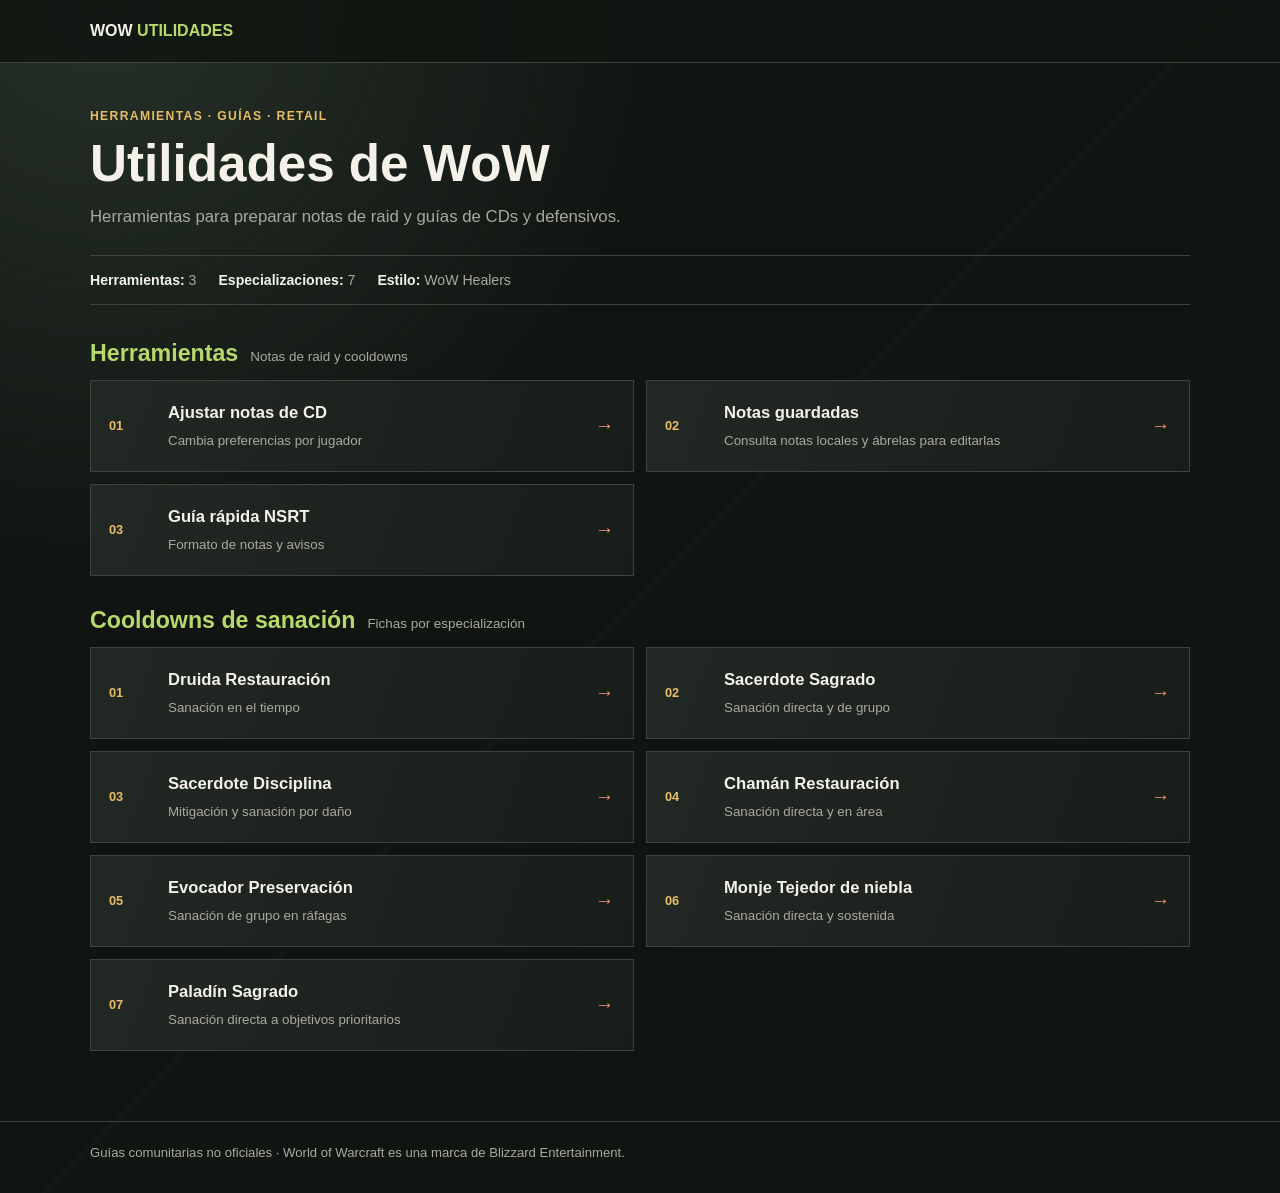
<file: index.html>
<!doctype html>
<html lang="es">
<head>
  <meta charset="utf-8">
  <meta name="viewport" content="width=device-width, initial-scale=1">
  <meta name="description" content="Índice de utilidades y guías para World of Warcraft.">
  <title>Utilidades de WoW</title>
  <link rel="stylesheet" href="Wow_healers/styles.css">
</head>
<body>
  <header class="topbar">
    <div class="wrap topbar-inner">
      <a class="brand" href="index.html">WOW <span>UTILIDADES</span></a>
    </div>
  </header>
  <main class="wrap">
    <p class="eyebrow">Herramientas · Guías · Retail</p>
    <h1>Utilidades de WoW</h1>
    <p class="intro">Herramientas para preparar notas de raid y guías de CDs y defensivos.</p>
    <div class="statusline">
      <span><strong>Herramientas:</strong> 3</span>
      <span><strong>Especializaciones:</strong> 7</span>
      <span><strong>Estilo:</strong> WoW Healers</span>
    </div>

    <section class="content-section">
      <div class="section-heading"><h2>Herramientas</h2><span>Notas de raid y cooldowns</span></div>
      <nav class="spec-grid" aria-label="Herramientas de World of Warcraft">
        <a class="spec-card" href="herramientas/CONVERSOR_NOTAS_HEALING.html"><span class="spec-number">01</span><span><strong>Ajustar notas de CD</strong><small>Cambia preferencias por jugador</small></span><span class="arrow" aria-hidden="true">→</span></a>
        <a class="spec-card" href="herramientas/NOTAS_GUARDADAS.html"><span class="spec-number">02</span><span><strong>Notas guardadas</strong><small>Consulta notas locales y ábrelas para editarlas</small></span><span class="arrow" aria-hidden="true">→</span></a>
        <a class="spec-card" href="documentacion/GUIA_NOTAS_CD_NSRT.html"><span class="spec-number">03</span><span><strong>Guía rápida NSRT</strong><small>Formato de notas y avisos</small></span><span class="arrow" aria-hidden="true">→</span></a>
      </nav>
    </section>

    <section class="content-section">
      <div class="section-heading"><h2>Cooldowns de sanación</h2><span>Fichas por especialización</span></div>
      <nav class="spec-grid" aria-label="Guías de especializaciones healer">
        <a class="spec-card" href="Wow_healers/restoration-druid.html"><span class="spec-number">01</span><span><strong>Druida Restauración</strong><small>Sanación en el tiempo</small></span><span class="arrow" aria-hidden="true">→</span></a>
        <a class="spec-card" href="Wow_healers/holy-priest.html"><span class="spec-number">02</span><span><strong>Sacerdote Sagrado</strong><small>Sanación directa y de grupo</small></span><span class="arrow" aria-hidden="true">→</span></a>
        <a class="spec-card" href="Wow_healers/discipline-priest.html"><span class="spec-number">03</span><span><strong>Sacerdote Disciplina</strong><small>Mitigación y sanación por daño</small></span><span class="arrow" aria-hidden="true">→</span></a>
        <a class="spec-card" href="Wow_healers/restoration-shaman.html"><span class="spec-number">04</span><span><strong>Chamán Restauración</strong><small>Sanación directa y en área</small></span><span class="arrow" aria-hidden="true">→</span></a>
        <a class="spec-card" href="Wow_healers/preservation-evoker.html"><span class="spec-number">05</span><span><strong>Evocador Preservación</strong><small>Sanación de grupo en ráfagas</small></span><span class="arrow" aria-hidden="true">→</span></a>
        <a class="spec-card" href="Wow_healers/mistweaver-monk.html"><span class="spec-number">06</span><span><strong>Monje Tejedor de niebla</strong><small>Sanación directa y sostenida</small></span><span class="arrow" aria-hidden="true">→</span></a>
        <a class="spec-card" href="Wow_healers/holy-paladin.html"><span class="spec-number">07</span><span><strong>Paladín Sagrado</strong><small>Sanación directa a objetivos prioritarios</small></span><span class="arrow" aria-hidden="true">→</span></a>
      </nav>
    </section>
  </main>
  <footer><div class="wrap">Guías comunitarias no oficiales · World of Warcraft es una marca de Blizzard Entertainment.</div></footer>
</body>
</html>
</file>
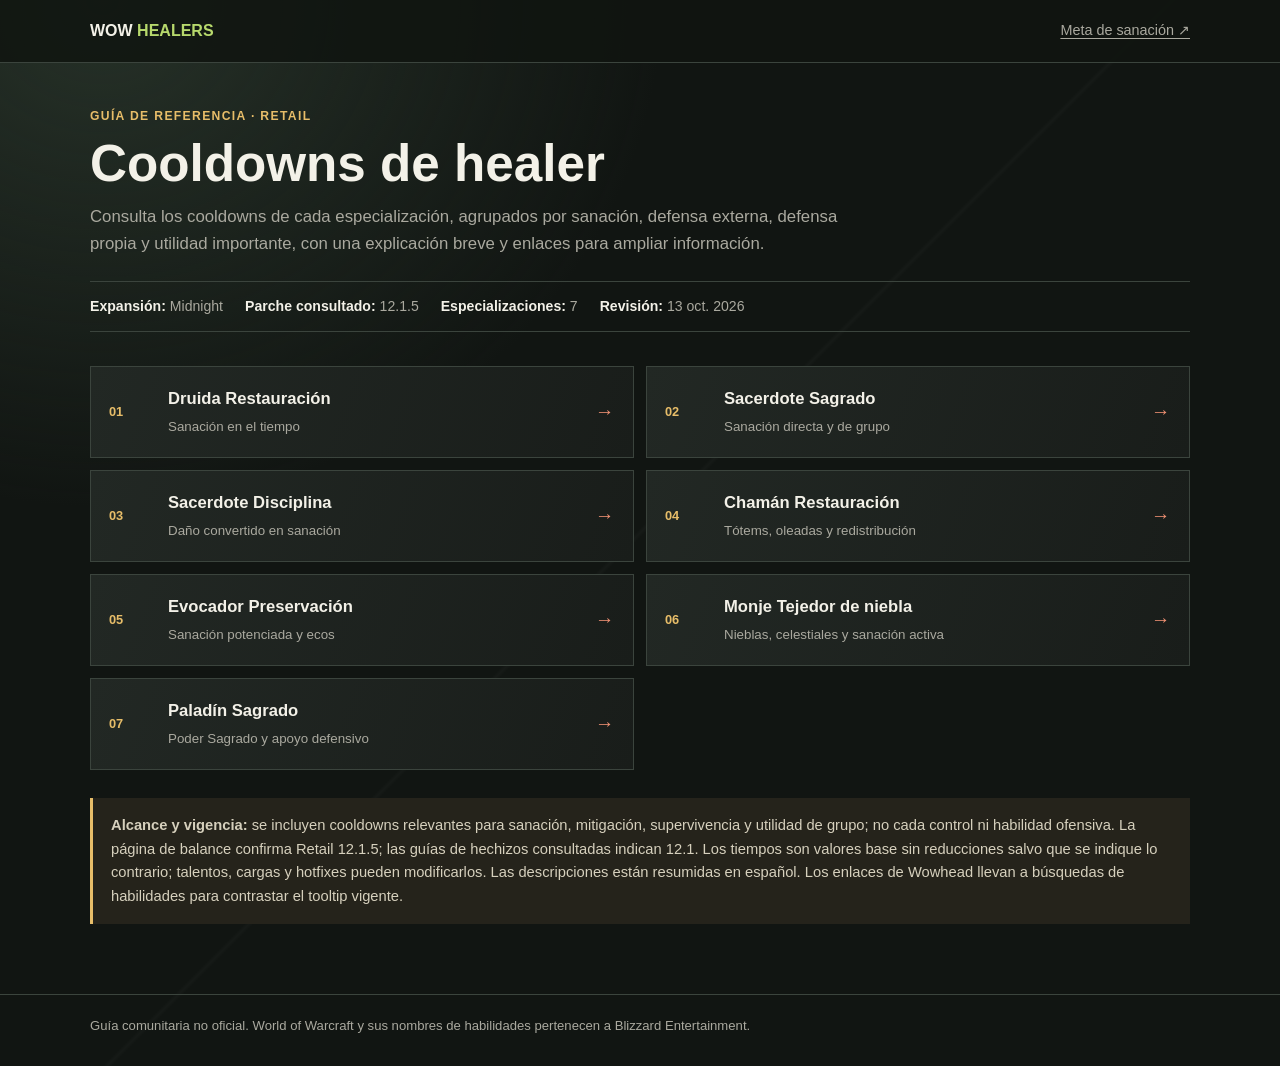
<file: Wow_healers/index.html>
<!doctype html>
<html lang="es">
<head>
  <meta charset="utf-8">
  <meta name="viewport" content="width=device-width, initial-scale=1">
  <meta name="description" content="Índice de cooldowns y habilidades de las especializaciones healer de World of Warcraft Retail.">
  <title>Healers de WoW Retail | Índice de cooldowns</title>
  <link rel="stylesheet" href="styles.css">
</head>
<body>
  <header class="topbar">
    <div class="wrap topbar-inner">
      <a class="brand" href="index.html">WOW <span>HEALERS</span></a>
      <a href="https://www.icy-veins.com/wow/healer-rankings-tier-list" target="_blank" rel="noopener noreferrer">Meta de sanación ↗</a>
    </div>
  </header>
  <main class="wrap">
    <p class="eyebrow">Guía de referencia · Retail</p>
    <h1>Cooldowns de healer</h1>
    <p class="intro">Consulta los cooldowns de cada especialización, agrupados por sanación, defensa externa, defensa propia y utilidad importante, con una explicación breve y enlaces para ampliar información.</p>
    <div class="statusline">
      <span><strong>Expansión:</strong> Midnight</span>
      <span><strong>Parche consultado:</strong> 12.1.5</span>
      <span><strong>Especializaciones:</strong> 7</span>
      <span><strong>Revisión:</strong> 13 oct. 2026</span>
    </div>
    <nav class="spec-grid" aria-label="Especializaciones healer">
      <a class="spec-card" href="restoration-druid.html"><span class="spec-number">01</span><span><strong>Druida Restauración</strong><small>Sanación en el tiempo</small></span><span class="arrow" aria-hidden="true">→</span></a>
      <a class="spec-card" href="holy-priest.html"><span class="spec-number">02</span><span><strong>Sacerdote Sagrado</strong><small>Sanación directa y de grupo</small></span><span class="arrow" aria-hidden="true">→</span></a>
      <a class="spec-card" href="discipline-priest.html"><span class="spec-number">03</span><span><strong>Sacerdote Disciplina</strong><small>Daño convertido en sanación</small></span><span class="arrow" aria-hidden="true">→</span></a>
      <a class="spec-card" href="restoration-shaman.html"><span class="spec-number">04</span><span><strong>Chamán Restauración</strong><small>Tótems, oleadas y redistribución</small></span><span class="arrow" aria-hidden="true">→</span></a>
      <a class="spec-card" href="preservation-evoker.html"><span class="spec-number">05</span><span><strong>Evocador Preservación</strong><small>Sanación potenciada y ecos</small></span><span class="arrow" aria-hidden="true">→</span></a>
      <a class="spec-card" href="mistweaver-monk.html"><span class="spec-number">06</span><span><strong>Monje Tejedor de niebla</strong><small>Nieblas, celestiales y sanación activa</small></span><span class="arrow" aria-hidden="true">→</span></a>
      <a class="spec-card" href="holy-paladin.html"><span class="spec-number">07</span><span><strong>Paladín Sagrado</strong><small>Poder Sagrado y apoyo defensivo</small></span><span class="arrow" aria-hidden="true">→</span></a>
    </nav>
    <p class="notice"><strong>Alcance y vigencia:</strong> se incluyen cooldowns relevantes para sanación, mitigación, supervivencia y utilidad de grupo; no cada control ni habilidad ofensiva. La página de balance confirma Retail 12.1.5; las guías de hechizos consultadas indican 12.1. Los tiempos son valores base sin reducciones salvo que se indique lo contrario; talentos, cargas y hotfixes pueden modificarlos. Las descripciones están resumidas en español. Los enlaces de Wowhead llevan a búsquedas de habilidades para contrastar el tooltip vigente.</p>
  </main>
  <footer><div class="wrap">Guía comunitaria no oficial. World of Warcraft y sus nombres de habilidades pertenecen a Blizzard Entertainment.</div></footer>
</body>
</html>
</file>
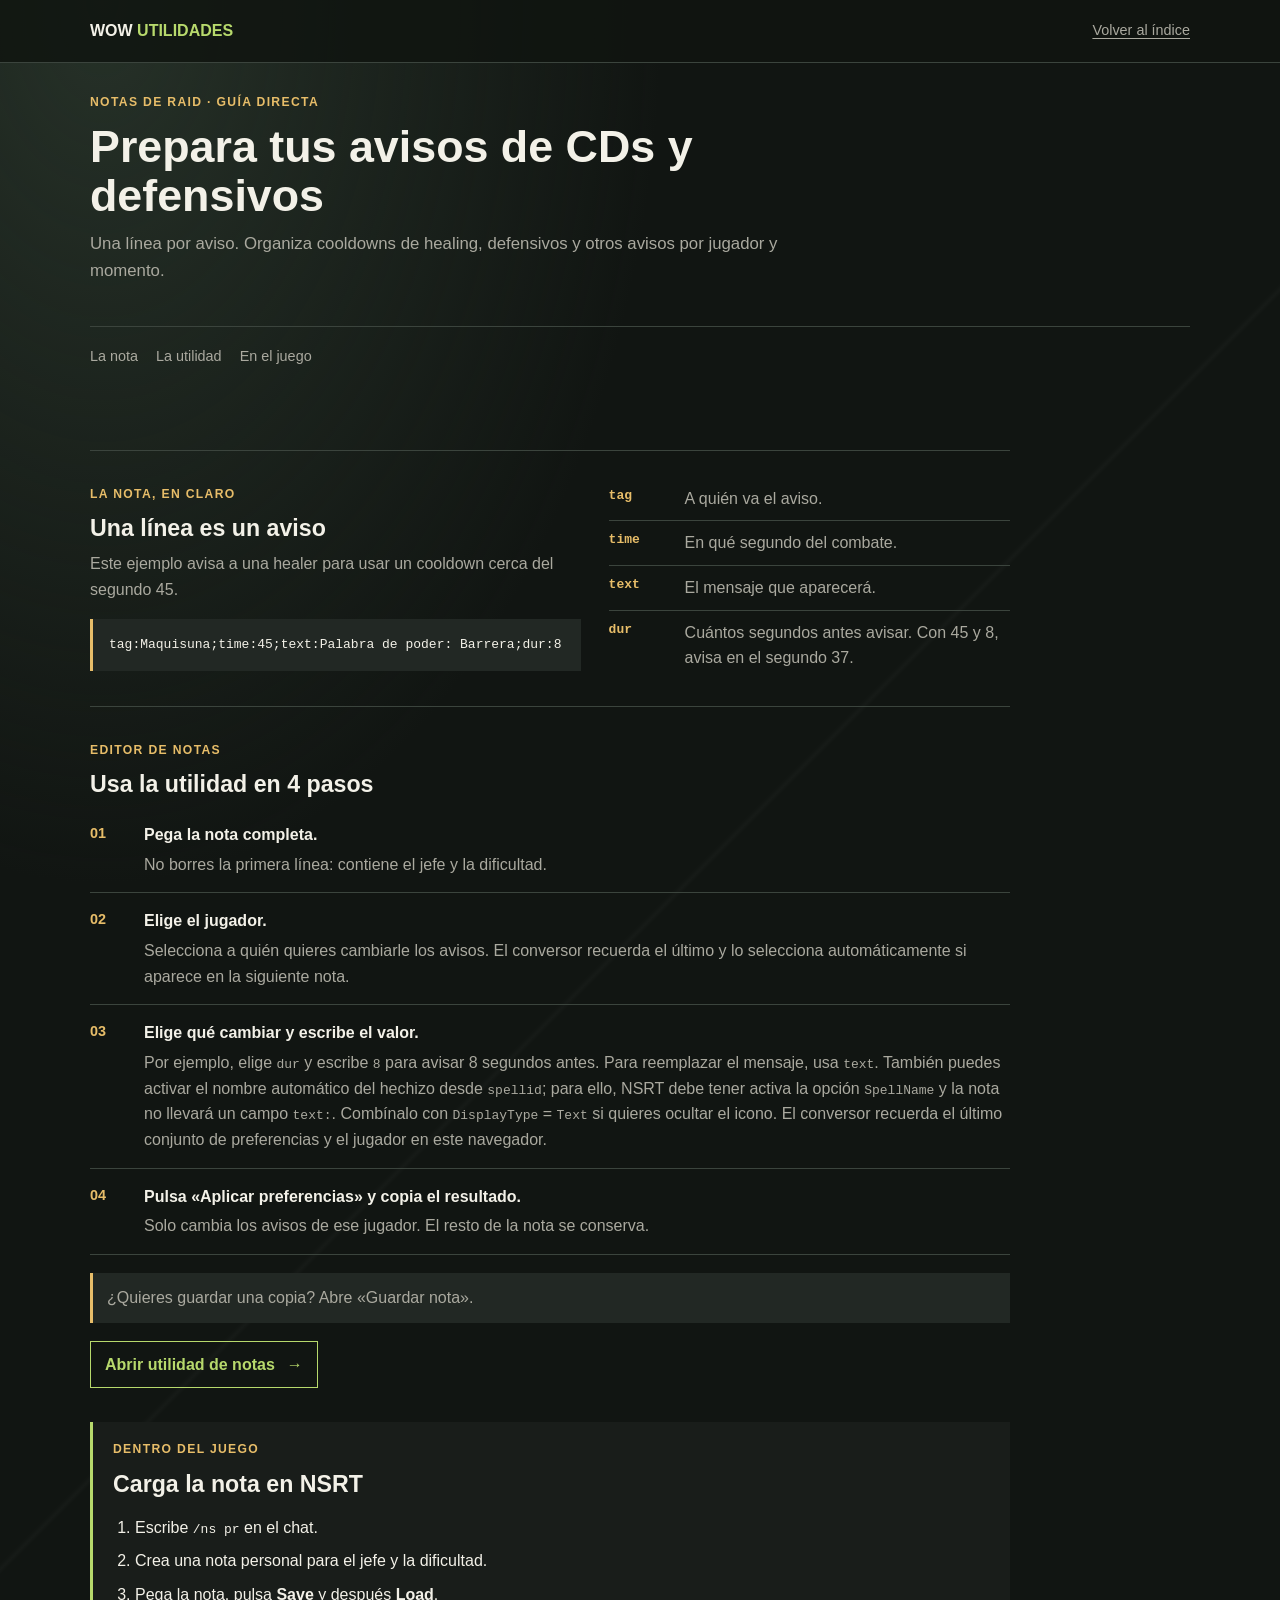
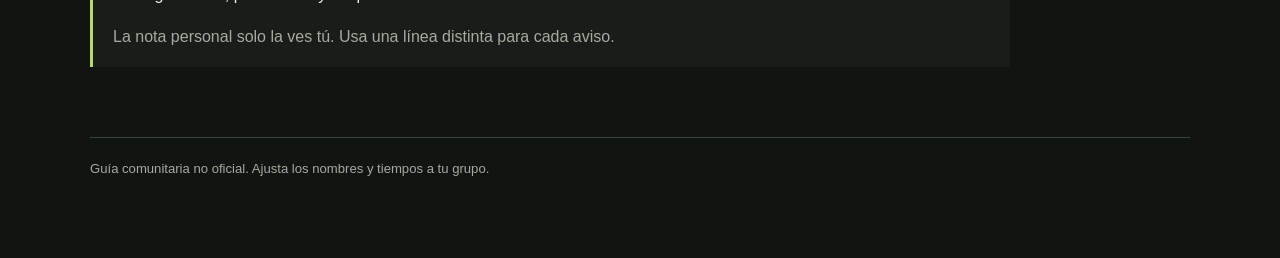
<file: documentacion/GUIA_NOTAS_CD_NSRT.html>
<!doctype html>
<html lang="es">
<head>
  <meta charset="utf-8">
  <meta name="viewport" content="width=device-width, initial-scale=1">
  <meta name="description" content="Guía rápida de notas de cooldowns en Northern Sky Raid Tools.">
  <title>Notas de CDs en NSRT</title>
  <link rel="stylesheet" href="../Wow_healers/styles.css">
</head>
<body>
  <header class="topbar"><div class="wrap topbar-inner"><a class="brand" href="../index.html">WOW <span>UTILIDADES</span></a><a href="../index.html">Volver al índice</a></div></header>
  <div class="wrap tool-page">
    <header class="page-head">
      <p class="eyebrow">Notas de raid · Guía directa</p>
      <h1>Prepara tus avisos de CDs y defensivos</h1>
      <p class="intro">Una línea por aviso. Organiza cooldowns de healing, defensivos y otros avisos por jugador y momento.</p>
    </header>
    <nav class="note-guide-nav" aria-label="Secciones de la guía">
      <a href="#linea">La nota</a><a href="#utilidad">La utilidad</a><a href="#juego">En el juego</a>
    </nav>
    <main class="note-guide">
      <section id="linea" class="note-guide-example" aria-labelledby="lineaTitle">
        <div>
          <p class="eyebrow">La nota, en claro</p>
          <h2 id="lineaTitle">Una línea es un aviso</h2>
          <p>Este ejemplo avisa a una healer para usar un cooldown cerca del segundo 45.</p>
          <pre><code>tag:Maquisuna;time:45;text:Palabra de poder: Barrera;dur:8</code></pre>
        </div>
        <ul class="note-guide-fields">
          <li><code>tag</code><span>A quién va el aviso.</span></li>
          <li><code>time</code><span>En qué segundo del combate.</span></li>
          <li><code>text</code><span>El mensaje que aparecerá.</span></li>
          <li><code>dur</code><span>Cuántos segundos antes avisar. Con 45 y 8, avisa en el segundo 37.</span></li>
        </ul>
      </section>

      <section id="utilidad" class="note-guide-section" aria-labelledby="utilidadTitle">
        <div class="note-guide-heading">
          <p class="eyebrow">Editor de notas</p>
          <h2 id="utilidadTitle">Usa la utilidad en 4 pasos</h2>
        </div>
        <ol class="note-guide-steps">
          <li><div><strong>Pega la nota completa.</strong><p>No borres la primera línea: contiene el jefe y la dificultad.</p></div></li>
          <li><div><strong>Elige el jugador.</strong><p>Selecciona a quién quieres cambiarle los avisos. El conversor recuerda el último y lo selecciona automáticamente si aparece en la siguiente nota.</p></div></li>
          <li><div><strong>Elige qué cambiar y escribe el valor.</strong><p>Por ejemplo, elige <code>dur</code> y escribe <code>8</code> para avisar 8 segundos antes. Para reemplazar el mensaje, usa <code>text</code>. También puedes activar el nombre automático del hechizo desde <code>spellid</code>; para ello, NSRT debe tener activa la opción <code>SpellName</code> y la nota no llevará un campo <code>text:</code>. Combínalo con <code>DisplayType</code> = <code>Text</code> si quieres ocultar el icono. El conversor recuerda el último conjunto de preferencias y el jugador en este navegador.</p></div></li>
          <li><div><strong>Pulsa «Aplicar preferencias» y copia el resultado.</strong><p>Solo cambia los avisos de ese jugador. El resto de la nota se conserva.</p></div></li>
        </ol>
        <p class="note-guide-callout">¿Quieres guardar una copia? Abre «Guardar nota».</p>
        <a class="note-guide-action" href="../herramientas/CONVERSOR_NOTAS_HEALING.html">Abrir utilidad de notas <span aria-hidden="true">→</span></a>
      </section>

      <section id="juego" class="note-guide-section note-guide-game" aria-labelledby="juegoTitle">
        <p class="eyebrow">Dentro del juego</p>
        <h2 id="juegoTitle">Carga la nota en NSRT</h2>
        <ol>
          <li>Escribe <code>/ns pr</code> en el chat.</li>
          <li>Crea una nota personal para el jefe y la dificultad.</li>
          <li>Pega la nota, pulsa <strong>Save</strong> y después <strong>Load</strong>.</li>
        </ol>
        <p>La nota personal solo la ves tú. Usa una línea distinta para cada aviso.</p>
      </section>
    </main>
    <footer>Guía comunitaria no oficial. Ajusta los nombres y tiempos a tu grupo.</footer>
  </div>
</body>
</html>
</file>
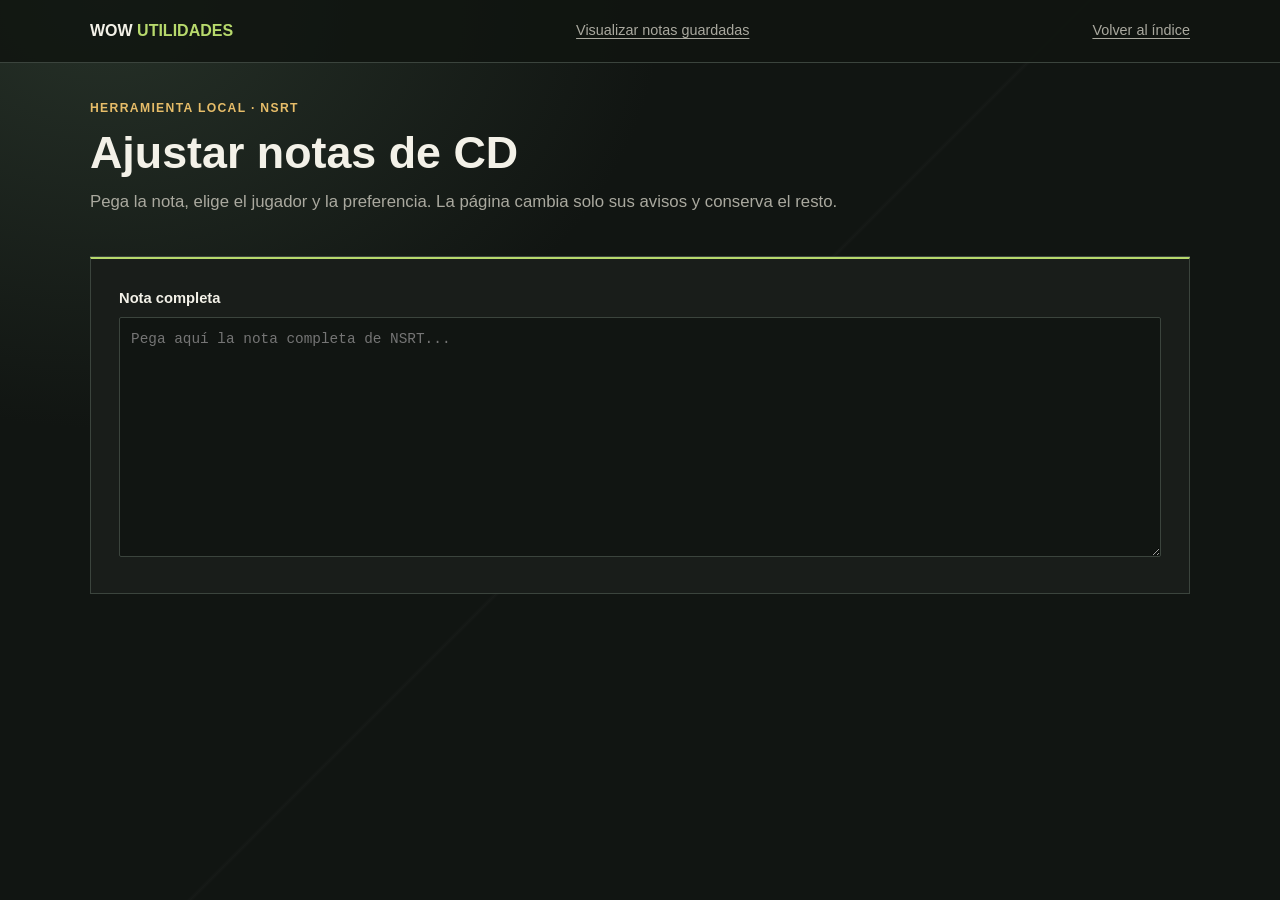
<file: herramientas/CONVERSOR_NOTAS_HEALING.html>
<!doctype html>
<html lang="es">
<head>
  <meta charset="utf-8">
  <meta name="viewport" content="width=device-width, initial-scale=1">
  <meta name="description" content="Edita preferencias de avisos de CD en una nota de NSRT.">
  <title>Ajustar notas de CD · NSRT</title>
  <link rel="stylesheet" href="../Wow_healers/styles.css">
</head>
<body>
  <header class="topbar"><div class="wrap topbar-inner"><a class="brand" href="../index.html">WOW <span>UTILIDADES</span></a><a href="NOTAS_GUARDADAS.html">Visualizar notas guardadas</a><a href="../index.html">Volver al índice</a></div></header>
  <div class="wrap tool-shell">
    <header class="page-head">
      <p class="eyebrow">Herramienta local · NSRT</p>
      <h1>Ajustar notas de CD</h1>
      <p class="intro">Pega la nota, elige el jugador y la preferencia. La página cambia solo sus avisos y conserva el resto.</p>
    </header>

    <main class="tool-workbench">
      <label for="noteInput">Nota completa</label>
      <textarea id="noteInput" spellcheck="false" placeholder="Pega aquí la nota completa de NSRT..."></textarea>
      <div id="noteEditorControls" hidden>
      <p class="tool-help">Se detectan jugadores/etiquetas de avisos temporizados con <code>tag:</code>. Añade entre 1 y 8 preferencias; se aplicarán juntas y el último conjunto y jugador elegido se recordarán en este navegador. Para mostrar el nombre del hechizo, usa <code>text</code> y activa la opción de nombre automático; NSRT debe tener activada la opción <code>SpellName</code>. Para ocultar el icono, combina con <code>DisplayType</code> = <code>Text</code>.</p>

      <div class="tool-controls">
        <div>
          <label for="playerSelect">Jugador / etiqueta que modificar</label>
          <select id="playerSelect" disabled>
            <option value="">Pega primero una nota</option>
          </select>
        </div>
      </div>
      <div id="preferenceRows"></div>
      <template id="preferenceRowTemplate">
        <div class="tool-controls preference-row" data-preference-row>
          <div>
            <label>Preferencia</label>
            <select class="preference-select" disabled>
              <option value="text">text · mensaje mostrado</option>
              <option value="dur" selected>dur · duración (segundos)</option>
              <option value="TTS">TTS · voz o texto hablado</option>
              <option value="sound">sound · sonido</option>
              <option value="colors">colors · color del aviso</option>
              <option value="glowunit">glowunit · iluminar marco</option>
              <option value="bossSpell">bossSpell · icono de hechizo del jefe</option>
              <option value="TTSTimer">TTSTimer · momento de voz</option>
              <option value="countdown">countdown · cuenta atrás</option>
              <option value="DisplayType">DisplayType · presentación</option>
            </select>
          </div>
          <div>
            <label>Valor</label>
            <input class="preference-value" type="number" min="0" step="1" inputmode="numeric" disabled>
            <label class="spell-name-option" hidden>
              <input class="use-spell-name" type="checkbox" disabled>
              Usar el nombre del hechizo según spellid (NSRT)
            </label>
          </div>
          <button class="secondary remove-preference-button" type="button" aria-label="Quitar preferencia" title="Quitar preferencia" hidden disabled>-</button>
          <p class="tool-help preference-help"></p>
        </div>
      </template>
      <div class="tool-buttons">
        <button id="addPreferenceButton" class="secondary" type="button" disabled>+ Añadir preferencia</button>
        <button id="applyButton" type="button" disabled>Aplicar preferencias</button>
      </div>
      <p id="status" class="tool-status" role="status" aria-live="polite">Pega una nota para empezar.</p>

      <div id="modifiedNoteSection" class="tool-result" hidden>
        <label for="noteOutput">Nota modificada</label>
        <textarea id="noteOutput" spellcheck="false" placeholder="El resultado aparecerá aquí..." readonly></textarea>
        <div class="tool-buttons">
          <button id="copyButton" class="secondary" type="button" disabled>Copiar nota</button>
          <button id="resetButton" class="secondary" type="button" disabled>Reiniciar</button>
        </div>
      </div>

      <details class="tool-result save-note-accordion">
        <summary id="saveNoteTitle">Guardar nota</summary>
        <p class="tool-help">Se guarda solo en este navegador. El nombre se genera con el jefe y la dificultad de los metadatos NSRT.</p>
        <div class="tool-controls">
          <div>
            <label for="savedNoteName">Jefe y dificultad</label>
            <input id="savedNoteName" type="text" placeholder="Se detectan en los metadatos de la nota" readonly>
          </div>
          <button id="saveNewNoteButton" type="button" disabled>Guardar como nueva</button>
        </div>
        <div class="tool-buttons">
          <button id="saveChangesButton" type="button" disabled>Guardar cambios</button>
          <button id="cancelEditButton" class="secondary" type="button" disabled>Cancelar edición</button>
          <button id="deleteCurrentNoteButton" class="secondary" type="button" disabled>Eliminar nota</button>
        </div>
        <p id="savedNoteStatus" class="tool-status" role="status" aria-live="polite">Pega una nota para empezar.</p>
      </details>

      <p class="tool-note"><strong>Importante:</strong> se modifica cada línea de aviso cuya etiqueta <code>tag:</code> coincida con el jugador elegido. Mantén un aviso por línea. La línea <code>EncounterID</code> y las demás líneas quedan intactas.</p>
      </div>
    </main>
  </div>

  <script>
    (() => {
      const noteInput = document.getElementById("noteInput");
      const noteOutput = document.getElementById("noteOutput");
      const modifiedNoteSection = document.getElementById("modifiedNoteSection");
      const noteEditorControls = document.getElementById("noteEditorControls");
      const playerSelect = document.getElementById("playerSelect");
      const preferenceRows = document.getElementById("preferenceRows");
      const preferenceRowTemplate = document.getElementById("preferenceRowTemplate");
      const addPreferenceButton = document.getElementById("addPreferenceButton");
      const status = document.getElementById("status");
      const applyButton = document.getElementById("applyButton");
      const copyButton = document.getElementById("copyButton");
      const resetButton = document.getElementById("resetButton");
      const savedNoteName = document.getElementById("savedNoteName");
      const saveNewNoteButton = document.getElementById("saveNewNoteButton");
      const saveChangesButton = document.getElementById("saveChangesButton");
      const cancelEditButton = document.getElementById("cancelEditButton");
      const deleteCurrentNoteButton = document.getElementById("deleteCurrentNoteButton");
      const savedNoteStatus = document.getElementById("savedNoteStatus");

      let originalNote = "";
      let currentNote = "";
      let editingNoteId = "";
      let nextPreferenceRowId = 0;
      let isRestoringPreferences = false;
      const maxPreferenceRows = 8;
      const savedNotesStorageKey = "wow-utilidades-nsrt-saved-notes-v1";
      const savedPreferencesStorageKey = "wow-utilidades-nsrt-last-preferences-v1";
      const lastPlayerStorageKey = "wow-utilidades-nsrt-last-player-v1";
      let savedNotes = [];

      const encounterNames = {
        3159: "Rotmire",
        3176: "Imperator Averzian",
        3177: "Vorasius",
        3178: "Vaelgor & Ezzorak",
        3179: "Fallen-King Salhadaar",
        3180: "Lightblinded Vanguard",
        3181: "Crown of the Cosmos",
        3182: "Belo'ren",
        3183: "Midnight Falls",
        3306: "Chimaerus",
        3379: "Nymrissa Wavecaller",
        3420: "Sszorak",
        3421: "The Twin Fangs",
        3429: "The Coiled Altar",
        3445: "Entombed Sentinels",
        3455: "Vashnik the Malignant",
        3470: "Nek'zali the Soulcoiler",
        3492: "Ula'tek",
        3497: "The Lost Explorers"
      };

      const preferenceHelp = {
        dur: "Segundos que dura el aviso.",
        TTS: "Escribe false, true o el texto que quieres que diga la voz.",
        sound: "Nombre de un sonido registrado en NSRT o ruta de archivo.",
        colors: "Componentes numéricos RGB o RGBA, separados por espacios o dos puntos.",
        glowunit: "Nombre o unidad de marco que brillará; separa varios con espacios.",
        bossSpell: "ID numérico válido del hechizo del jefe cuyo icono quieres mostrar.",
        TTSTimer: "Segundos antes del evento para reproducir la voz.",
        countdown: "Segundos para la cuenta atrás de voz.",
        DisplayType: "Elige Text, Bar, Icon o Circle. Usa Text para que el aviso no muestre el icono del hechizo.",
        text: "Texto que mostrará el aviso. Se guarda con la sintaxis text:tu mensaje."
      };

      function getSavedNoteName(note) {
        const firstLine = note.split(/\r?\n/, 1)[0] || "";
        const encounterMatch = firstLine.match(/(?:^|;)EncounterID:(\d+)(?=;|$)/i);
        const difficultyMatch = firstLine.match(/(?:^|;)Difficulty:([^;\r\n]+)/i);
        if (!encounterMatch || !difficultyMatch || !difficultyMatch[1].trim()) return "";
        const encounterId = Number(encounterMatch[1]);
        if (!encounterId) return "";
        const bossName = encounterNames[encounterId] || `Encuentro ${encounterId}`;
        return `${bossName} · ${difficultyMatch[1].trim()}`;
      }

      function setSavedNoteStatus(message, isError = false) {
        savedNoteStatus.textContent = message;
        savedNoteStatus.classList.toggle("error", isError);
      }

      function readSavedNotes() {
        try {
          const parsed = JSON.parse(localStorage.getItem(savedNotesStorageKey) || "[]");
          if (!Array.isArray(parsed)) return [];
          return parsed.filter(note => note
            && typeof note.id === "string"
            && typeof note.name === "string"
            && typeof note.content === "string");
        } catch {
          setSavedNoteStatus("No se puede acceder al almacenamiento de este navegador.", true);
          return [];
        }
      }

      function persistSavedNotes() {
        try {
          localStorage.setItem(savedNotesStorageKey, JSON.stringify(savedNotes));
          return true;
        } catch {
          setSavedNoteStatus("No se pudo guardar. Comprueba el espacio disponible o los permisos del navegador.", true);
          return false;
        }
      }

      function updateSavedNoteButtons() {
        const hasContent = Boolean((currentNote || noteInput.value).trim());
        saveNewNoteButton.disabled = !savedNoteName.value.trim() || !hasContent;
        saveChangesButton.disabled = !editingNoteId || !savedNoteName.value.trim() || !hasContent;
        cancelEditButton.disabled = !editingNoteId;
        deleteCurrentNoteButton.disabled = !editingNoteId;
      }

      function getPreferenceRows() {
        return [...preferenceRows.querySelectorAll("[data-preference-row]")];
      }

      function readLastPreferences() {
        try {
          const stored = localStorage.getItem(savedPreferencesStorageKey);
          if (!stored) return null;
          const parsed = JSON.parse(stored);
          const allowedPreferences = new Set(
            [...preferenceRowTemplate.content.querySelectorAll(".preference-select option")].map(option => option.value)
          );
          if (!Array.isArray(parsed) || parsed.length < 1 || parsed.length > maxPreferenceRows) {
            throw new Error("Invalid saved preference list.");
          }
          return parsed.map(item => {
            if (!item
              || !allowedPreferences.has(item.preference)
              || typeof item.value !== "string"
              || typeof item.useSpellName !== "boolean") {
              throw new Error("Invalid saved preference.");
            }
            return {
              preference: item.preference,
              value: item.value,
              useSpellName: item.useSpellName
            };
          });
        } catch {
          setStatus("No se pudieron recuperar las preferencias guardadas; se usará la configuración inicial.", true);
          return null;
        }
      }

      function persistLastPreferences() {
        if (isRestoringPreferences || getPreferenceRows().length === 0) return;
        const preferences = getPreferenceRows().map(row => ({
          preference: row.querySelector(".preference-select").value,
          value: row.querySelector(".preference-value").value,
          useSpellName: row.querySelector(".use-spell-name").checked
        }));
        try {
          localStorage.setItem(savedPreferencesStorageKey, JSON.stringify(preferences));
        } catch {
          setStatus("No se pudieron recordar las preferencias en este navegador. Comprueba el almacenamiento disponible.", true);
        }
      }

      function readLastPlayer() {
        try {
          return localStorage.getItem(lastPlayerStorageKey) || "";
        } catch {
          setStatus("No se pudo recuperar el último jugador guardado en este navegador.", true);
          return "";
        }
      }

      function persistLastPlayer(player) {
        if (!player) return;
        try {
          localStorage.setItem(lastPlayerStorageKey, player);
        } catch {
          setStatus("No se pudo recordar el último jugador en este navegador. Comprueba el almacenamiento disponible.", true);
        }
      }

      function restoreLastPreferences() {
        const preferences = readLastPreferences();
        if (!preferences) return false;
        isRestoringPreferences = true;
        try {
          preferenceRows.replaceChildren();
          for (const savedPreference of preferences) {
            addPreferenceRow();
            const row = getPreferenceRows()[getPreferenceRows().length - 1];
            row.querySelector(".preference-select").value = savedPreference.preference;
            row.querySelector(".use-spell-name").checked = savedPreference.useSpellName;
            updatePreferenceRow(row);
            row.querySelector(".preference-value").value = savedPreference.value;
          }
        } finally {
          isRestoringPreferences = false;
        }
        updatePreferenceRowAvailability();
        return true;
      }

      function updatePreferenceRow(row, resetValue = false) {
        const preferenceSelect = row.querySelector(".preference-select");
        const preferenceValue = row.querySelector(".preference-value");
        const useSpellName = row.querySelector(".use-spell-name");
        const preference = preferenceSelect.value;
        preferenceValue.type = ["dur", "TTSTimer", "countdown", "bossSpell"].includes(preference) ? "number" : "text";
        preferenceValue.min = preference === "bossSpell" ? "1" : "0";
        preferenceValue.step = "1";
        if (resetValue) {
          preferenceValue.value = preference === "dur" ? "20" : "";
          useSpellName.checked = false;
        }
        else if (preference === "dur" && !preferenceValue.value && !playerSelect.disabled) preferenceValue.value = "20";
        preferenceValue.placeholder = preference === "DisplayType" ? "Text / Bar / Icon / Circle" : "Valor";
        if (preference === "TTS") preferenceValue.placeholder = "false, true o frase";
        if (preference === "sound") preferenceValue.placeholder = "Nombre o ruta del sonido";
        if (preference === "colors") preferenceValue.placeholder = "1 0.5 0 o 1:0.5:0:1";
        if (preference === "glowunit") preferenceValue.placeholder = "player, raid1 o nombre";
        if (preference === "text") preferenceValue.placeholder = "Mensaje que aparecerá";
        const automaticSpellName = preference === "text" && useSpellName.checked;
        row.querySelector(".spell-name-option").hidden = preference !== "text";
        preferenceValue.disabled = automaticSpellName || playerSelect.disabled;
        if (automaticSpellName) preferenceValue.placeholder = "NSRT usará el nombre del spellid";
        row.querySelector(".preference-help").textContent = automaticSpellName
          ? "No se escribirá text: en la nota. NSRT obtendrá el nombre del spellid si SpellName está activada."
          : preferenceHelp[preference];
      }

      function updatePreferenceRowAvailability() {
        const rows = getPreferenceRows();
        const hasTags = !playerSelect.disabled;
        for (const row of rows) {
          const automaticSpellName = row.querySelector(".preference-select").value === "text"
            && row.querySelector(".use-spell-name").checked;
          row.querySelector(".preference-select").disabled = !hasTags;
          row.querySelector(".preference-value").disabled = !hasTags || automaticSpellName;
          row.querySelector(".use-spell-name").disabled = !hasTags;
          const removeButton = row.querySelector(".remove-preference-button");
          removeButton.hidden = rows.length < 2;
          removeButton.disabled = !hasTags || rows.length === 1;
        }
        addPreferenceButton.disabled = !hasTags || rows.length >= maxPreferenceRows;
        applyButton.disabled = !hasTags || !playerSelect.value;
      }

      function addPreferenceRow() {
        if (getPreferenceRows().length >= maxPreferenceRows) return;
        const row = preferenceRowTemplate.content.firstElementChild.cloneNode(true);
        const rowId = ++nextPreferenceRowId;
        const preferenceSelect = row.querySelector(".preference-select");
        const preferenceValue = row.querySelector(".preference-value");
        preferenceSelect.id = `preferenceSelect-${rowId}`;
        preferenceValue.id = `preferenceValue-${rowId}`;
        row.querySelector("label").htmlFor = preferenceSelect.id;
        row.querySelectorAll("label")[1].htmlFor = preferenceValue.id;
        preferenceSelect.addEventListener("change", () => {
          updatePreferenceRow(row, true);
          updatePreferenceRowAvailability();
        });
        row.querySelector(".use-spell-name").addEventListener("change", event => {
          if (event.target.checked) preferenceValue.value = "";
          updatePreferenceRow(row);
          updatePreferenceRowAvailability();
        });
        preferenceRows.append(row);
        updatePreferenceRow(row);
        updatePreferenceRowAvailability();
      }

      function getWorkingNote() {
        return currentNote || noteInput.value;
      }

      function createNoteId() {
        return `${Date.now()}-${Math.random().toString(36).slice(2)}`;
      }

      function updateEditRoute(noteId) {
        const url = new URL(window.location.href);
        if (noteId) url.searchParams.set("edit", noteId);
        else url.searchParams.delete("edit");
        window.history.replaceState(null, "", url);
      }

      function isReminderLine(line) {
        return /(?:^|;)tag:[^;\r\n]+/i.test(line)
          && /(?:^|;)time:-?\d+(?:\.\d+)?(?:;|$)/i.test(line)
          && /(?:^|;)(?:text:[^;\r\n]+|spellid:\d+)(?:;|$)/i.test(line);
      }

      function getTags(note) {
        const tags = new Set();
        for (const line of note.split(/\r?\n/)) {
          if (!isReminderLine(line)) continue;
          const tagMatch = line.match(/(?:^|;)tag:([^;\r\n]+)/i);
          if (!tagMatch) continue;
          for (const tag of tagMatch[1].trim().split(/\s+/)) {
            if (tag) tags.add(tag);
          }
        }
        return [...tags].sort((left, right) => left.localeCompare(right, "es", { sensitivity: "base" }));
      }

      function updatePlayerOptions(note) {
        const previousPlayer = playerSelect.value;
        const lastPlayer = readLastPlayer();
        const tags = getTags(note);
        playerSelect.replaceChildren();
        if (tags.length === 0) {
          playerSelect.add(new Option("No se encontraron etiquetas", ""));
          playerSelect.disabled = true;
          for (const row of getPreferenceRows()) row.querySelector(".preference-value").value = "";
          updatePreferenceRowAvailability();
          return;
        }
        playerSelect.add(new Option("Elige jugador / etiqueta", ""));
        for (const tag of tags) playerSelect.add(new Option(tag, tag));
        playerSelect.disabled = false;
        if (tags.includes(previousPlayer)) playerSelect.value = previousPlayer;
        else if (tags.includes(lastPlayer)) playerSelect.value = lastPlayer;
        else if (tags.length === 1) playerSelect.value = tags[0];
        persistLastPlayer(playerSelect.value);
        for (const row of getPreferenceRows()) updatePreferenceRow(row);
        updatePreferenceRowAvailability();
      }

      function setStatus(message, isError = false) {
        status.textContent = message;
        status.classList.toggle("error", isError);
      }

      function validateValue(preference, value, useSpellName) {
        if (!(preference === "text" && useSpellName) && !value.trim()) return "Escribe un valor para la preferencia.";
        if (value && /[;\r\n]/.test(value)) return "El valor no puede contener punto y coma ni saltos de línea.";
        if (["dur", "TTSTimer", "countdown", "bossSpell"].includes(preference)
          && !/^\d+$/.test(value)) {
          return preference === "bossSpell"
            ? "Introduce un ID de hechizo entero."
            : "Introduce un número entero de segundos igual o mayor que 0.";
        }
        if (preference === "bossSpell" && Number(value) === 0) {
          return "El ID del hechizo debe ser mayor que 0.";
        }
        if (preference === "colors") {
          const components = value.match(/[^\s:]+/g) || [];
          if (components.length === 0 || components.some(component => !Number.isFinite(Number(component)))) {
            return "Usa componentes numéricos separados por espacios o dos puntos.";
          }
        }
        if (preference === "DisplayType" && !["Text", "Bar", "Icon", "Circle"].includes(value)) {
          return "Usa Text, Bar, Icon o Circle.";
        }
        return "";
      }

      function replaceOrAppend(line, preference, value) {
        const fieldPattern = new RegExp(`(^|;)(${preference}):[^;\\r\\n]*`, "i");
        if (fieldPattern.test(line)) {
          return line.replace(fieldPattern, (_match, separator, fieldName) => `${separator}${fieldName}:${value}`);
        }
        const hasTrailingSeparator = line.endsWith(";");
        const content = hasTrailingSeparator ? line.slice(0, -1) : line;
        return `${content};${preference}:${value}${hasTrailingSeparator ? ";" : ""}`;
      }

      function removeField(line, fieldName) {
        const fieldPattern = new RegExp(`^${fieldName}:`, "i");
        return line.split(";").filter(field => !fieldPattern.test(field)).join(";");
      }

      playerSelect.addEventListener("change", () => {
        updatePreferenceRowAvailability();
        persistLastPlayer(playerSelect.value);
      });
      addPreferenceButton.addEventListener("click", () => {
        addPreferenceRow();
        persistLastPreferences();
      });
      preferenceRows.addEventListener("input", event => {
        if (event.target.matches(".preference-value")) persistLastPreferences();
      });
      preferenceRows.addEventListener("change", event => {
        if (event.target.matches(".preference-select, .use-spell-name")) persistLastPreferences();
      });
      preferenceRows.addEventListener("click", event => {
        const removeButton = event.target.closest(".remove-preference-button");
        if (!removeButton || getPreferenceRows().length <= 1) return;
        removeButton.closest("[data-preference-row]").remove();
        updatePreferenceRowAvailability();
        persistLastPreferences();
      });

      noteInput.addEventListener("input", () => {
        originalNote = noteInput.value;
        currentNote = originalNote;
        savedNoteName.value = getSavedNoteName(originalNote);
        noteOutput.value = "";
        modifiedNoteSection.hidden = true;
        updatePlayerOptions(originalNote);
        copyButton.disabled = true;
        resetButton.disabled = true;
        const count = getTags(originalNote).length;
        noteEditorControls.hidden = count === 0;
        setStatus(count ? `${count} jugador(es)/etiqueta(s) detectado(s).` : "No se encontraron avisos con tag, time y text/spellid.", count === 0);
        updateSavedNoteButtons();
        if (originalNote.trim() && !savedNoteName.value) {
          setSavedNoteStatus("No se encontraron jefe y dificultad en los metadatos de la primera línea.", true);
        } else if (savedNoteName.value) {
          setSavedNoteStatus(editingNoteId ? `Editando «${savedNoteName.value}».` : `Nombre detectado: «${savedNoteName.value}».`);
        } else {
          setSavedNoteStatus("Pega una nota para empezar.");
        }
      });

      saveNewNoteButton.addEventListener("click", () => {
        const name = savedNoteName.value.trim();
        const content = getWorkingNote();
        if (!name || !content.trim()) return;
        const now = new Date().toISOString();
        const note = { id: createNoteId(), name, content, createdAt: now, updatedAt: now };
        savedNotes.push(note);
        if (!persistSavedNotes()) {
          savedNotes.pop();
          return;
        }
        editingNoteId = note.id;
        updateEditRoute(note.id);
        updateSavedNoteButtons();
        setSavedNoteStatus(`Nota «${name}» guardada.`);
      });

      saveChangesButton.addEventListener("click", () => {
        const note = savedNotes.find(item => item.id === editingNoteId);
        const name = savedNoteName.value.trim();
        const content = getWorkingNote();
        if (!note || !name || !content.trim()) return;
        const previousNote = { ...note };
        note.name = name;
        note.content = content;
        note.updatedAt = new Date().toISOString();
        if (!persistSavedNotes()) {
          Object.assign(note, previousNote);
          return;
        }
        updateSavedNoteButtons();
        setSavedNoteStatus(`Cambios de «${name}» guardados.`);
      });

      cancelEditButton.addEventListener("click", () => {
        editingNoteId = "";
        updateEditRoute("");
        updateSavedNoteButtons();
        setSavedNoteStatus("Edición cancelada. La nota guardada no se ha modificado.");
      });

      deleteCurrentNoteButton.addEventListener("click", () => {
        const note = savedNotes.find(item => item.id === editingNoteId);
        if (!note || !window.confirm(`¿Eliminar la nota «${note.name}» de este navegador?`)) return;
        const previousNotes = savedNotes;
        savedNotes = savedNotes.filter(item => item.id !== note.id);
        if (!persistSavedNotes()) {
          savedNotes = previousNotes;
          return;
        }
        editingNoteId = "";
        updateEditRoute("");
        updateSavedNoteButtons();
        setSavedNoteStatus(`Nota «${note.name}» eliminada.`);
      });

      applyButton.addEventListener("click", () => {
        const player = playerSelect.value;
        if (!currentNote) return setStatus("Pega primero la nota completa.", true);
        if (!player) return setStatus("Elige el jugador o etiqueta que quieres modificar.", true);
        const preferences = getPreferenceRows().map((row, index) => ({
          index: index + 1,
          preference: row.querySelector(".preference-select").value,
          value: row.querySelector(".preference-value").value.trim(),
          useSpellName: row.querySelector(".use-spell-name").checked
        }));
        const seenPreferences = new Set();
        for (const item of preferences) {
          if (seenPreferences.has(item.preference)) {
            return setStatus(`La preferencia ${item.preference} aparece más de una vez.`, true);
          }
          seenPreferences.add(item.preference);
          const validationError = validateValue(item.preference, item.value, item.useSpellName);
          if (validationError) return setStatus(`Preferencia ${item.index}: ${validationError}`, true);
        }

        let changed = 0;
        const lines = currentNote.split(/(\r?\n)/);
        for (let index = 0; index < lines.length; index += 2) {
          const line = lines[index];
          if (!isReminderLine(line)) continue;
          const tagMatch = line.match(/(?:^|;)tag:([^;\r\n]+)/i);
          const lineTags = tagMatch ? tagMatch[1].trim().split(/\s+/) : [];
          if (!lineTags.some(tag => tag.toLocaleLowerCase() === player.toLocaleLowerCase())) continue;
          for (const item of preferences) {
            if (item.preference === "text" && item.useSpellName) {
              if (!/(?:^|;)spellid:\d+(?:;|$)/i.test(lines[index])) {
                return setStatus(`El aviso de ${player} no tiene spellid; no se puede obtener el nombre del hechizo.`, true);
              }
              lines[index] = removeField(lines[index], "text");
            } else {
              lines[index] = replaceOrAppend(lines[index], item.preference, item.value);
            }
          }
          changed += 1;
        }

        if (changed === 0) return setStatus(`No encontré avisos de ${player} para modificar.`, true);
        currentNote = lines.join("");
        noteOutput.value = currentNote;
        modifiedNoteSection.hidden = false;
        updatePlayerOptions(currentNote);
        playerSelect.value = player;
        copyButton.disabled = false;
        resetButton.disabled = false;
        const automaticSpellName = preferences.some(item => item.preference === "text" && item.useSpellName);
        setStatus(`${preferences.length} preferencia(s) aplicada(s) a ${changed} aviso(s) de ${player}.${automaticSpellName ? " Activa SpellName en NSRT para mostrar el nombre." : ""}`);
      });

      copyButton.addEventListener("click", async () => {
        try {
          await navigator.clipboard.writeText(noteOutput.value);
          setStatus("Nota modificada copiada.");
        } catch {
          noteOutput.focus();
          noteOutput.select();
          setStatus("Seleccioné la nota; cópiala con Ctrl+C.");
        }
      });

      resetButton.addEventListener("click", () => {
        currentNote = originalNote;
        noteOutput.value = "";
        modifiedNoteSection.hidden = true;
        updatePlayerOptions(originalNote);
        copyButton.disabled = true;
        resetButton.disabled = true;
        setStatus("Cambios reiniciados. Puedes aplicar otra preferencia.");
      });

      savedNotes = readSavedNotes();
      const requestedNoteId = new URLSearchParams(window.location.search).get("edit");
      if (!restoreLastPreferences()) addPreferenceRow();
      const requestedNote = savedNotes.find(note => note.id === requestedNoteId);
      if (requestedNote) {
        editingNoteId = requestedNote.id;
        noteInput.value = requestedNote.content;
        noteInput.dispatchEvent(new Event("input", { bubbles: true }));
        setSavedNoteStatus(`Editando «${requestedNote.name}». Guarda los cambios al terminar.`);
      } else {
        updateSavedNoteButtons();
        if (requestedNoteId) setSavedNoteStatus("La nota solicitada ya no está guardada en este navegador.", true);
      }
    })();
  </script>
</body>
</html>
</file>
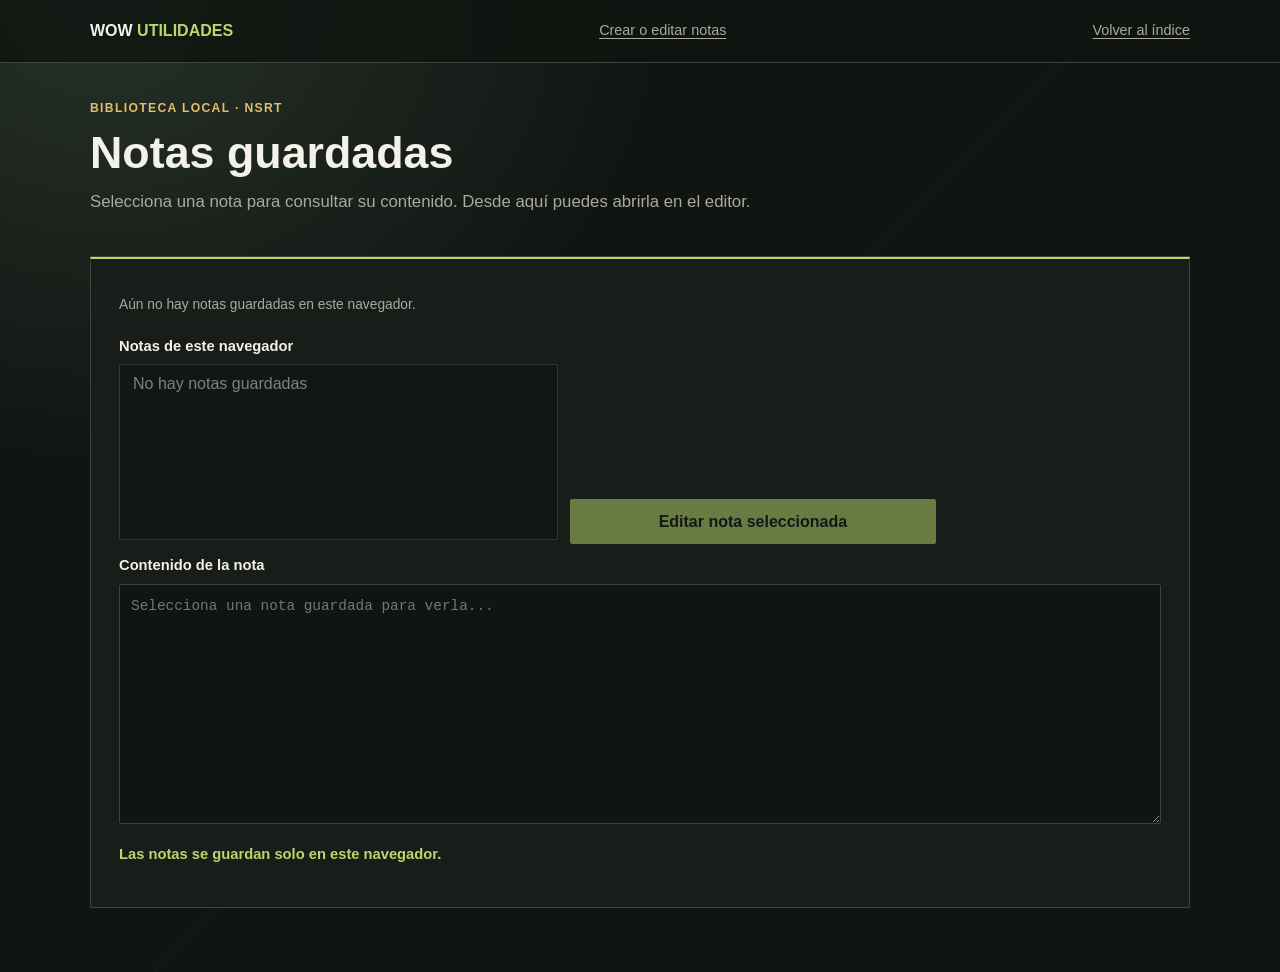
<file: herramientas/NOTAS_GUARDADAS.html>
<!doctype html>
<html lang="es">
<head>
  <meta charset="utf-8">
  <meta name="viewport" content="width=device-width, initial-scale=1">
  <meta name="description" content="Consulta y abre para editar las notas NSRT guardadas en este navegador.">
  <title>Notas guardadas · NSRT</title>
  <link rel="stylesheet" href="../Wow_healers/styles.css">
</head>
<body>
  <header class="topbar"><div class="wrap topbar-inner"><a class="brand" href="../index.html">WOW <span>UTILIDADES</span></a><a href="CONVERSOR_NOTAS_HEALING.html">Crear o editar notas</a><a href="../index.html">Volver al índice</a></div></header>
  <div class="wrap tool-shell">
    <header class="page-head">
      <p class="eyebrow">Biblioteca local · NSRT</p>
      <h1>Notas guardadas</h1>
      <p class="intro">Selecciona una nota para consultar su contenido. Desde aquí puedes abrirla en el editor.</p>
    </header>

    <main class="tool-workbench">
      <p id="savedNoteCount" class="tool-help" role="status" aria-live="polite">Cargando notas guardadas...</p>
      <div class="tool-controls">
        <div>
          <label for="savedNotesList">Notas de este navegador</label>
          <select id="savedNotesList" size="8" disabled>
            <option value="">No hay notas guardadas</option>
          </select>
        </div>
        <button id="editSavedNoteButton" type="button" disabled>Editar nota seleccionada</button>
      </div>
      <label for="savedNotePreview">Contenido de la nota</label>
      <textarea id="savedNotePreview" spellcheck="false" placeholder="Selecciona una nota guardada para verla..." readonly></textarea>
      <p id="savedNoteStatus" class="tool-status" role="status" aria-live="polite">Las notas se guardan solo en este navegador.</p>
    </main>
  </div>

  <script>
    (() => {
      const savedNotesStorageKey = "wow-utilidades-nsrt-saved-notes-v1";
      const savedNotesList = document.getElementById("savedNotesList");
      const savedNotePreview = document.getElementById("savedNotePreview");
      const savedNoteCount = document.getElementById("savedNoteCount");
      const savedNoteStatus = document.getElementById("savedNoteStatus");
      const editSavedNoteButton = document.getElementById("editSavedNoteButton");
      let savedNotes = [];

      function readSavedNotes() {
        try {
          const parsed = JSON.parse(localStorage.getItem(savedNotesStorageKey) || "[]");
          if (!Array.isArray(parsed)) return [];
          return parsed.filter(note => note
            && typeof note.id === "string"
            && typeof note.name === "string"
            && typeof note.content === "string");
        } catch {
          savedNoteStatus.textContent = "No se puede acceder al almacenamiento de este navegador.";
          savedNoteStatus.classList.add("error");
          return [];
        }
      }

      function getSelectedNote() {
        return savedNotes.find(note => note.id === savedNotesList.value);
      }

      function showSelectedNote() {
        const note = getSelectedNote();
        savedNotePreview.value = note ? note.content : "";
        editSavedNoteButton.disabled = !note;
        savedNoteStatus.textContent = note ? `Mostrando «${note.name}».` : "Selecciona una nota para verla.";
        savedNoteStatus.classList.remove("error");
      }

      function renderSavedNotes(selectedId = "") {
        savedNotes = readSavedNotes();
        savedNotesList.replaceChildren();
        if (savedNotes.length === 0) {
          savedNotesList.add(new Option("No hay notas guardadas", ""));
          savedNotesList.disabled = true;
          savedNoteCount.textContent = "Aún no hay notas guardadas en este navegador.";
          savedNotePreview.value = "";
          editSavedNoteButton.disabled = true;
          return;
        }

        savedNotesList.add(new Option("Elige una nota", ""));
        const orderedNotes = [...savedNotes].sort((left, right) => (right.updatedAt || "").localeCompare(left.updatedAt || ""));
        for (const note of orderedNotes) {
          const timestamp = Date.parse(note.updatedAt || "");
          const dateLabel = Number.isNaN(timestamp) ? "" : ` · ${new Date(timestamp).toLocaleDateString("es-ES")}`;
          savedNotesList.add(new Option(`${note.name}${dateLabel}`, note.id));
        }
        savedNotesList.disabled = false;
        savedNoteCount.textContent = `${savedNotes.length} nota(s) guardada(s) en este navegador.`;
        if (savedNotes.some(note => note.id === selectedId)) savedNotesList.value = selectedId;
        else if (savedNotes.length === 1) savedNotesList.value = savedNotes[0].id;
        showSelectedNote();
      }

      savedNotesList.addEventListener("change", showSelectedNote);
      editSavedNoteButton.addEventListener("click", () => {
        const note = getSelectedNote();
        if (note) window.location.href = `CONVERSOR_NOTAS_HEALING.html?edit=${encodeURIComponent(note.id)}`;
      });
      window.addEventListener("storage", event => {
        if (event.key === savedNotesStorageKey || event.key === null) {
          const selectedId = savedNotesList.value;
          renderSavedNotes(selectedId);
        }
      });

      renderSavedNotes();
    })();
  </script>
</body>
</html>
</file>
<file: Wow_healers/styles.css>
:root {
  color-scheme: dark;
  --ink: #f3f1e8;
  --muted: #aaa99f;
  --surface: #191d1a;
  --surface-raised: #222824;
  --line: #3b443d;
  --green: #b7d96c;
  --gold: #e7bd69;
  --coral: #ee9072;
  --page: #111512;
  font-family: "Trebuchet MS", "Segoe UI", sans-serif;
  background: var(--page);
  color: var(--ink);
}

* { box-sizing: border-box; }

body {
  margin: 0;
  min-height: 100vh;
  background:
    radial-gradient(ellipse at 8% 0%, #263128 0, transparent 35rem),
    linear-gradient(135deg, transparent 0 49.8%, #ffffff05 50%, transparent 50.2%),
    var(--page);
  line-height: 1.6;
}

a { color: var(--green); text-underline-offset: 3px; }
a:hover { color: #e3f3b6; }

.wrap { width: min(1100px, calc(100% - 40px)); margin-inline: auto; }

.topbar {
  border-bottom: 1px solid var(--line);
  background: #101410d9;
}

.topbar-inner {
  min-height: 62px;
  display: flex;
  align-items: center;
  justify-content: space-between;
  gap: 20px;
}

.brand { color: var(--ink); font-weight: 800; text-decoration: none; }
.brand span { color: var(--green); }
.topbar a:not(.brand) { color: var(--muted); font-size: .9rem; }

main { padding: 44px 0 70px; }

.eyebrow {
  margin: 0 0 10px;
  color: var(--gold);
  font-size: .76rem;
  font-weight: 800;
  text-transform: uppercase;
  letter-spacing: .11em;
}

h1, h2, h3, p { margin-top: 0; }
h1 { max-width: 800px; margin-bottom: 12px; font-size: 3.2rem; line-height: 1.08; }
h2 { font-size: 1.45rem; line-height: 1.25; }
h3 { font-size: 1.05rem; }
.intro { max-width: 760px; color: var(--muted); font-size: 1.05rem; }

.statusline {
  display: flex;
  flex-wrap: wrap;
  gap: 10px 22px;
  margin: 24px 0 34px;
  padding: 13px 0;
  border-top: 1px solid var(--line);
  border-bottom: 1px solid var(--line);
  color: var(--muted);
  font-size: .88rem;
}
.statusline strong { color: var(--ink); }

.spec-grid { display: grid; grid-template-columns: repeat(2, minmax(0, 1fr)); gap: 12px; }
.spec-card {
  display: grid;
  grid-template-columns: 44px 1fr 20px;
  align-items: center;
  gap: 15px;
  min-height: 92px;
  padding: 17px 18px;
  border: 1px solid var(--line);
  background: linear-gradient(110deg, var(--surface-raised), var(--surface));
  color: var(--ink);
  text-decoration: none;
  transition: border-color .18s ease, transform .18s ease;
}
.spec-card:hover { border-color: var(--green); transform: translateY(-2px); }
.spec-number { color: var(--gold); font-size: .8rem; font-weight: 800; }
.spec-card strong { display: block; font-size: 1.04rem; }
.spec-card small { color: var(--muted); }
.spec-card .arrow { color: var(--coral); font-size: 1.2rem; }

.notice {
  margin: 28px 0 0;
  padding: 16px 18px;
  border-left: 3px solid var(--gold);
  background: #25231b;
  color: #d6d0bd;
  font-size: .92rem;
}

.backlink { display: inline-block; margin-bottom: 24px; color: var(--muted); font-size: .9rem; text-decoration: none; }
.backlink:hover { color: var(--green); }
.page-head { padding-bottom: 24px; border-bottom: 1px solid var(--line); }
.page-head h1 { font-size: 2.8rem; }
.class-tag { color: var(--green); font-weight: 700; }
.healing-profile { margin-top: 20px; padding: 16px 18px; border-left: 3px solid var(--green); background: var(--surface-raised); }
.healing-profile h2 { margin-bottom: 6px; color: var(--green); font-size: 1rem; }
.healing-profile p { margin: 0; color: var(--muted); }
.healing-profile p + p { margin-top: 10px; }
.healing-profile strong { color: var(--ink); }

.content-section { margin-top: 30px; }
.section-heading { display: flex; align-items: baseline; gap: 12px; margin-bottom: 12px; }
.section-heading h2 { margin-bottom: 0; }
.section-heading span { color: var(--muted); font-size: .84rem; }
.section-heading h2 { color: var(--green); }
.category-note { margin: -4px 0 12px; color: var(--muted); font-size: .9rem; }

.table-wrap { overflow-x: auto; border: 1px solid var(--line); }
table { width: 100%; border-collapse: collapse; min-width: 680px; }
th, td { padding: 13px 15px; border-bottom: 1px solid var(--line); text-align: left; vertical-align: top; }
th { color: var(--gold); background: #222720; font-size: .77rem; text-transform: uppercase; letter-spacing: .07em; }
td { background: #171b18; }
tr:last-child td { border-bottom: 0; }
td:first-child { width: 23%; font-weight: 800; color: var(--ink); }
td:nth-child(2) { width: 17%; color: var(--green); white-space: nowrap; font-weight: 700; }
td p { margin: 0; }
.spell-link { color: inherit; text-decoration: none; border-bottom: 1px dotted #777; }
.spell-link:hover { color: var(--green); }
.spell-name { display: inline-flex; align-items: center; gap: 9px; }
.spell-icon { width: 32px; height: 32px; flex: 0 0 32px; object-fit: cover; }
.conditional { color: var(--gold); }

.hero-grid { display: grid; grid-template-columns: repeat(2, minmax(0, 1fr)); gap: 12px; align-items: start; }
.hero-card { min-width: 0; padding: 18px; border: 1px solid var(--line); border-top: 2px solid var(--green); background: var(--surface); }
.hero-card summary { color: var(--gold); font-size: 1.12rem; font-weight: 800; cursor: pointer; }
.hero-card summary:focus-visible { outline: 2px solid var(--green); outline-offset: 4px; }
.hero-card[open] summary { margin-bottom: 14px; }
.hero-card p { margin: 0 0 14px; color: var(--muted); }
.hero-card p:last-child { margin-bottom: 0; }
.hero-card strong { color: var(--ink); }

.source-list { display: flex; flex-wrap: wrap; gap: 10px; }
.source-list a { padding: 9px 12px; border: 1px solid var(--line); background: var(--surface); text-decoration: none; font-size: .9rem; }
.source-list a:hover { border-color: var(--green); }
.updated { margin-top: 28px; color: var(--muted); font-size: .84rem; }
footer { padding: 20px 0 30px; border-top: 1px solid var(--line); color: var(--muted); font-size: .82rem; }
footer .footer-source { margin: 0 0 8px; }

@media (max-width: 650px) {
  .wrap { width: min(100% - 28px, 1100px); }
  table { min-width: 780px; }
  td:nth-child(2) { white-space: normal; }
  main { padding-top: 32px; }
  .spec-grid { grid-template-columns: 1fr; gap: 9px; }
  .spec-card { min-height: 80px; }
  .topbar-inner { min-height: 56px; }
  .statusline { gap: 7px 14px; }
  h1 { font-size: 2.25rem; }
  .page-head h1 { font-size: 2rem; }
}

@media (max-width: 760px) {
  .hero-grid { grid-template-columns: 1fr; }
  .section-heading { align-items: flex-start; flex-direction: column; gap: 4px; }
}

.tool-shell { padding-top: 36px; padding-bottom: 64px; }
.tool-workbench { padding: clamp(16px, 3vw, 28px); border: 1px solid var(--line); border-top: 2px solid var(--green); background: var(--surface); }
.tool-workbench label { display: block; margin-bottom: 6px; font-size: .92rem; font-weight: 700; }
.tool-workbench textarea, .tool-workbench select, .tool-workbench input {
  width: 100%; min-width: 0; padding: 10px 11px; color: var(--ink); background: var(--page);
  border: 1px solid var(--line); border-radius: 2px; font: inherit;
}
.tool-workbench textarea { min-height: 240px; resize: vertical; font-family: Consolas, "Courier New", monospace; font-size: .9rem; }
.tool-workbench .preference-value { height: 43px; }
.tool-workbench .spell-name-option { display: flex; align-items: center; gap: 8px; margin-top: 8px; font-weight: 500; }
.tool-workbench .spell-name-option[hidden] { display: none; }
.tool-workbench .spell-name-option input[type="checkbox"] { width: auto; min-width: auto; padding: 0; }
.tool-workbench textarea:focus, .tool-workbench select:focus, .tool-workbench input:focus, .tool-workbench button:focus-visible { outline: 2px solid var(--green); outline-offset: 2px; }
.tool-controls { display: grid; grid-template-columns: minmax(160px, 1.2fr) minmax(160px, 1fr) minmax(110px, .55fr) auto; gap: 12px; align-items: end; margin: 18px 0 10px; }
.tool-controls.preference-row { grid-template-columns: minmax(0, 1fr) minmax(140px, .7fr) auto; align-items: start; }
.tool-controls.preference-row .remove-preference-button { width: 42px; padding: 9px; align-self: end; }
.preference-row .preference-help { grid-column: 1 / -1; }
.tool-workbench button { min-height: 42px; padding: 9px 14px; border: 1px solid var(--green); border-radius: 2px; color: var(--page); background: var(--green); font: inherit; font-weight: 800; cursor: pointer; }
.tool-workbench button:hover { background: #d5ee9d; }
.tool-workbench button:disabled { opacity: .5; cursor: not-allowed; }
.tool-workbench button.secondary { color: var(--green); background: transparent; }
.tool-workbench button.secondary:hover { background: var(--surface-raised); }
.tool-buttons { display: flex; flex-wrap: wrap; gap: 8px; margin-top: 10px; }
.tool-help { margin: 7px 0 0; color: var(--muted); font-size: .86rem; }
.tool-status { min-height: 1.5em; margin: 12px 0; color: var(--green); font-size: .92rem; font-weight: 700; }
.tool-status.error { color: var(--coral); }
.tool-result { margin-top: 24px; padding-top: 20px; border-top: 1px solid var(--line); }
.tool-result textarea { min-height: 220px; }
.save-note-accordion > summary { color: var(--green); font-weight: 800; cursor: pointer; }
.save-note-accordion > summary:focus-visible { outline: 2px solid var(--green); outline-offset: 4px; }
.save-note-accordion[open] > summary { margin-bottom: 14px; }
.tool-note { margin: 16px 0 0; padding: 10px 13px; border-left: 3px solid var(--gold); background: var(--surface-raised); color: var(--muted); font-size: .9rem; }
.tool-workbench code, .tool-copy code { padding: .1em .3em; color: var(--green); background: var(--surface-raised); }
.tool-page { padding-top: 30px; padding-bottom: 50px; }
.tool-nav { display: flex; flex-wrap: wrap; gap: 9px; margin: 18px 0; }
.tool-nav a { color: var(--green); }
.tool-copy { padding-bottom: 48px; }
.tool-copy > section { margin-top: 26px; }
.tool-copy pre { padding: 14px 16px; overflow-x: auto; border-left: 3px solid var(--gold); background: var(--surface); color: var(--ink); }
.tool-copy pre code { padding: 0; background: transparent; }
.tool-copy .notice { margin-top: 18px; }
.note-guide { max-width: 920px; }
.note-guide-nav { display: flex; flex-wrap: wrap; gap: 18px; margin: 18px 0 8px; }
.note-guide-nav a { color: var(--muted); font-size: .9rem; text-decoration: none; }
.note-guide-nav a:hover { color: var(--green); }
.note-guide-example { display: grid; grid-template-columns: minmax(0, 1.1fr) minmax(260px, .9fr); align-items: center; gap: 28px; margin-top: 30px; padding: 26px 0; border-block: 1px solid var(--line); }
.note-guide-example h2, .note-guide-section h2 { margin-bottom: 8px; }
.note-guide-example > div > p:not(.eyebrow) { margin-bottom: 16px; color: var(--muted); }
.note-guide-example pre { margin: 0; padding: 16px; overflow-x: auto; border-left: 3px solid var(--gold); background: var(--surface-raised); }
.note-guide-example pre code { color: var(--ink); white-space: pre; }
.note-guide-fields { margin: 0; padding: 0; list-style: none; }
.note-guide-fields li { display: grid; grid-template-columns: 64px 1fr; gap: 12px; padding: 9px 0; border-bottom: 1px solid var(--line); }
.note-guide-fields li:last-child { border-bottom: 0; }
.note-guide-fields code { color: var(--gold); font-weight: 800; }
.note-guide-fields span { color: var(--muted); }
.note-guide-section { margin-top: 34px; }
.note-guide-heading { margin-bottom: 8px; }
.note-guide-steps { margin: 0; padding: 0; list-style: none; counter-reset: guide-step; }
.note-guide-steps li { display: grid; grid-template-columns: 42px 1fr; gap: 12px; padding: 15px 0; border-bottom: 1px solid var(--line); counter-increment: guide-step; }
.note-guide-steps li::before { content: "0" counter(guide-step); color: var(--gold); font-size: .9rem; font-weight: 800; }
.note-guide-steps li p { margin: 4px 0 0; color: var(--muted); }
.note-guide-steps li strong { color: var(--ink); }
.note-guide-callout { margin: 18px 0; padding: 12px 14px; border-left: 3px solid var(--gold); background: var(--surface-raised); color: var(--muted); }
.note-guide-action { display: inline-flex; align-items: center; gap: 12px; padding: 10px 14px; border: 1px solid var(--green); color: var(--green); font-weight: 800; text-decoration: none; }
.note-guide-action:hover { background: var(--surface-raised); }
.note-guide-game { padding: 18px 20px; border-left: 3px solid var(--green); background: var(--surface); }
.note-guide-game ol { margin: 12px 0; padding-left: 22px; }
.note-guide-game li { padding: 4px 0; }
.note-guide-game > p:last-child { margin: 0; color: var(--muted); }

@media (max-width: 760px) {
  .tool-controls { grid-template-columns: 1fr 1fr; }
  .tool-controls button { width: 100%; }
  .tool-controls.preference-row { grid-template-columns: minmax(0, 1fr) minmax(120px, .7fr) auto; }
  .tool-controls.preference-row .remove-preference-button { width: 42px; }
  .note-guide-example { grid-template-columns: 1fr; gap: 18px; }
}
@media (max-width: 500px) {
  .tool-controls { grid-template-columns: 1fr; }
  .tool-controls.preference-row { grid-template-columns: minmax(0, 1fr) auto; }
  .tool-controls.preference-row > div:first-child { grid-column: 1 / -1; }
  .tool-controls.preference-row > div:first-child { grid-column: 1 / -1; }
  .tool-workbench textarea { min-height: 200px; }
}
</file>
